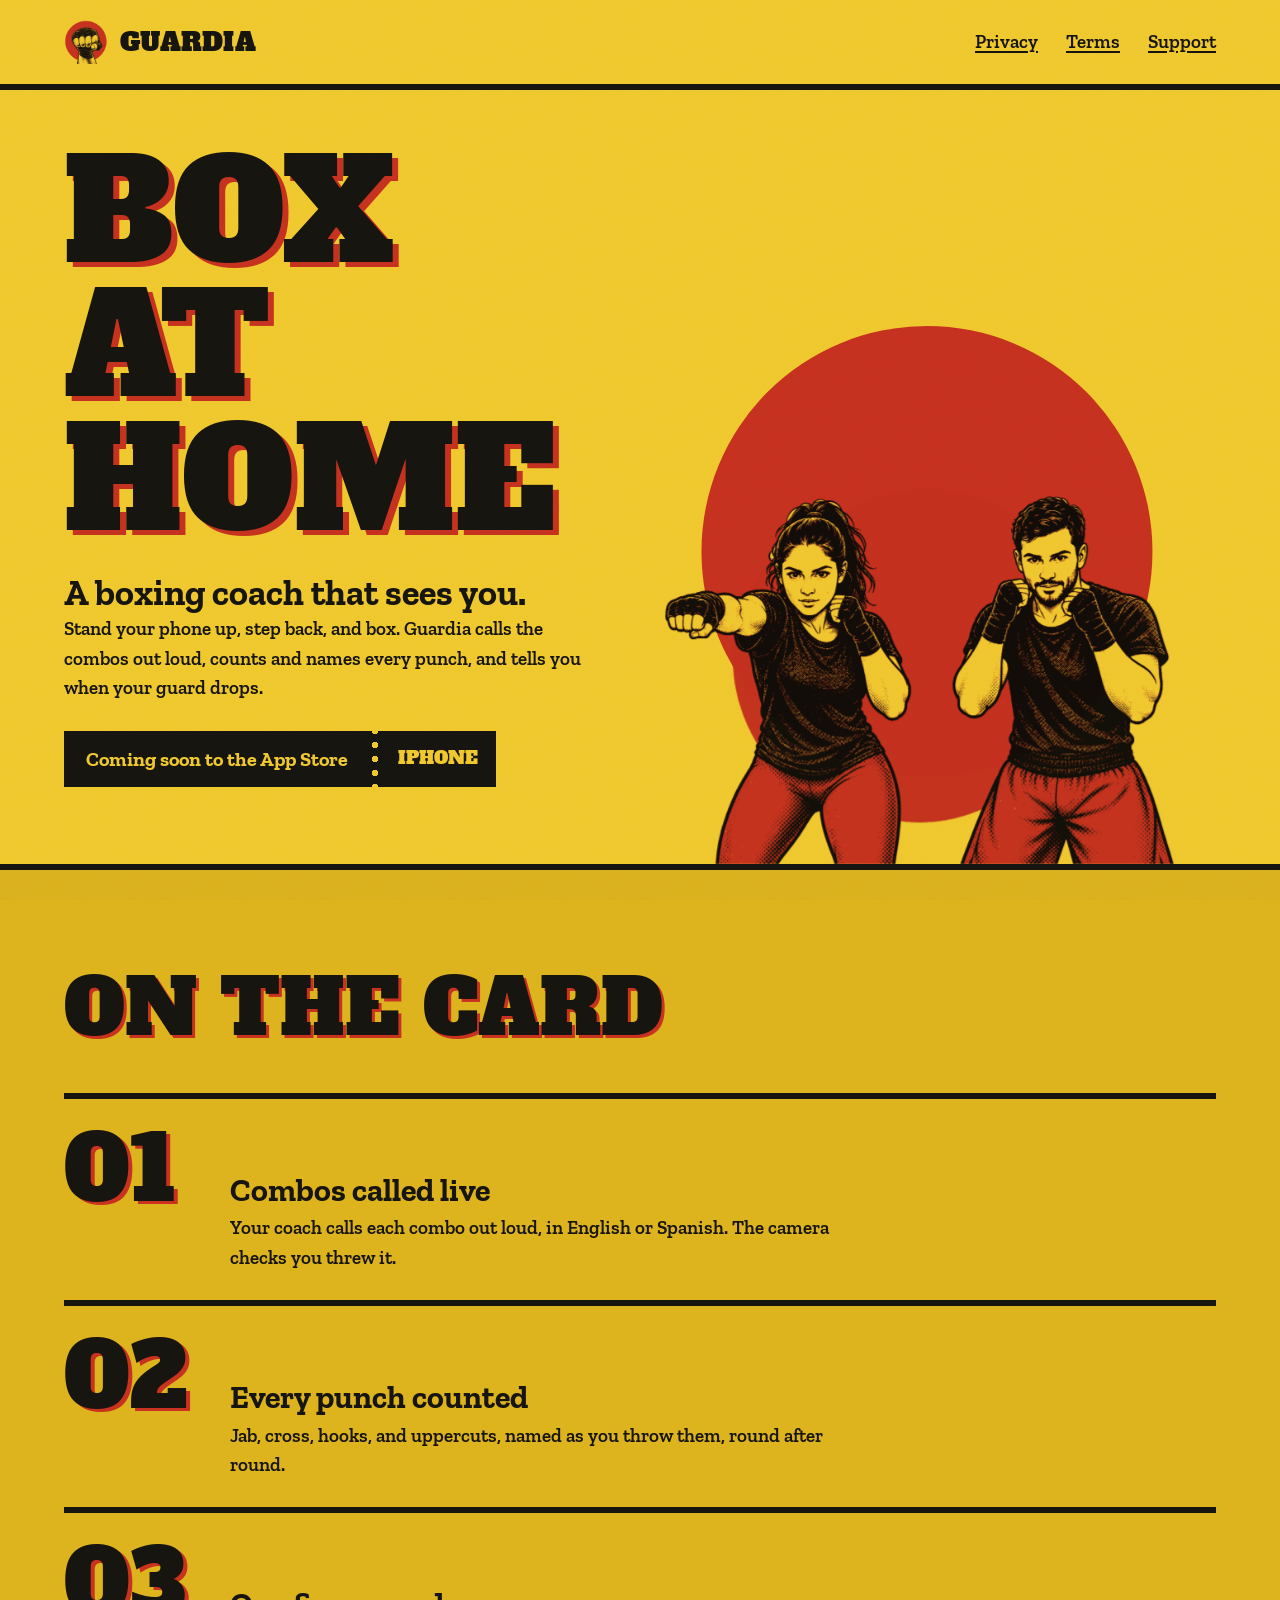
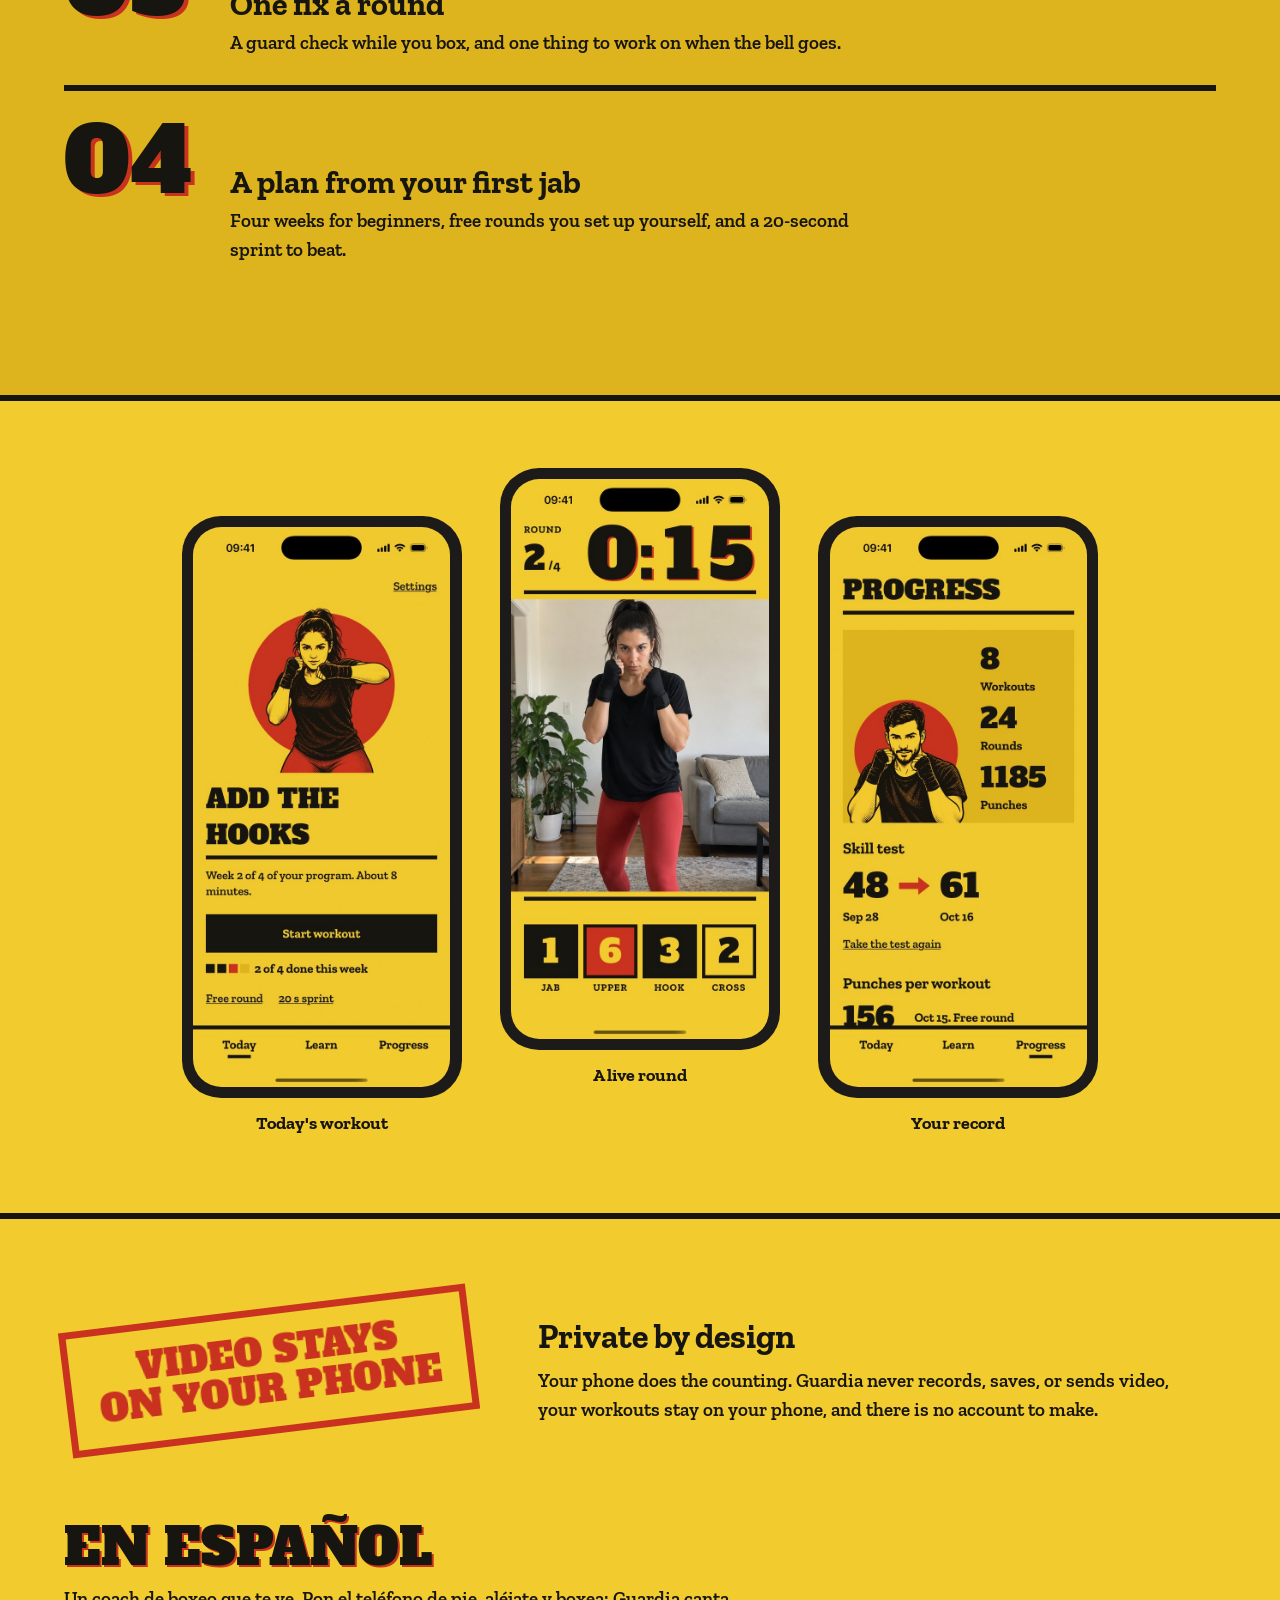
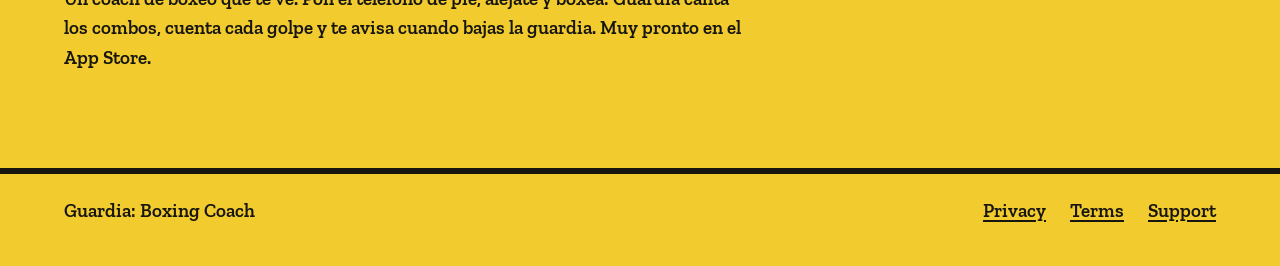
<file: index.html>
<!doctype html>
<html lang="en">
<head>
<meta charset="utf-8">
<meta name="viewport" content="width=device-width, initial-scale=1">
<title>Guardia: Boxing Coach</title>
<meta name="description" content="A boxing coach that sees you. Box at home: Guardia calls the combos, counts every punch, and checks your guard.">
<meta property="og:title" content="Guardia: Boxing Coach">
<meta property="og:description" content="A boxing coach that sees you. Box at home with live combo calls and every punch counted.">
<meta property="og:image" content="https://andyluak.github.io/guardia-site/assets/boxers.png">
<link rel="icon" href="assets/icon.png">
<link rel="apple-touch-icon" href="assets/icon.png">
<link rel="preconnect" href="https://fonts.googleapis.com">
<link rel="preconnect" href="https://fonts.gstatic.com" crossorigin>
<link rel="stylesheet" href="https://fonts.googleapis.com/css2?family=Alfa+Slab+One&family=Zilla+Slab:wght@600;700&display=swap">
<link rel="stylesheet" href="assets/site.css">
</head>
<body>
<header class="masthead">
  <a class="mark" href="./"><img src="assets/icon.png" alt=""><span>Guardia</span></a>
  <nav><a href="privacy.html">Privacy</a><a href="terms.html">Terms</a><a href="support.html">Support</a></nav>
</header>
<hr class="rule">

<main>
  <section class="hero">
    <div class="hero-words">
      <h1 class="wood">Box at home</h1>
      <p class="lede">A boxing coach that sees you.</p>
      <p>Stand your phone up, step back, and box. Guardia calls the combos out loud, counts and names every punch, and tells you when your guard drops.</p>
      <div class="ticket" role="note"><b>Coming soon to the App Store</b><i aria-hidden="true"></i><em>iPhone</em></div>
    </div>
    <div class="hero-art">
      <img src="assets/boxers.png" width="1400" height="933" alt="Two boxers, a woman and a man, training at home under a red sun">
    </div>
  </section>
  <hr class="rule">

  <section class="card" aria-labelledby="card-title">
    <h2 id="card-title" class="wood">On the card</h2>
    <ol class="bouts">
      <li><span class="num wood">01</span><div><h3>Combos called live</h3><p>Your coach calls each combo out loud, in English or Spanish. The camera checks you threw it.</p></div></li>
      <li><span class="num wood">02</span><div><h3>Every punch counted</h3><p>Jab, cross, hooks, and uppercuts, named as you throw them, round after round.</p></div></li>
      <li><span class="num wood">03</span><div><h3>One fix a round</h3><p>A guard check while you box, and one thing to work on when the bell goes.</p></div></li>
      <li><span class="num wood">04</span><div><h3>A plan from your first jab</h3><p>Four weeks for beginners, free rounds you set up yourself, and a 20-second sprint to beat.</p></div></li>
    </ol>
  </section>
  <hr class="rule">

  <section class="screens" aria-label="Screens from the app">
    <figure><div class="phone"><img src="assets/screen-today.jpg" width="600" height="1304" alt="Today: the workout of the day, Add the hooks" loading="lazy"></div><figcaption>Today's workout</figcaption></figure>
    <figure><div class="phone"><img src="assets/screen-combo.jpg" width="600" height="1304" alt="A live round: the clock, the camera, and the combo 1 6 3 2" loading="lazy"></div><figcaption>A live round</figcaption></figure>
    <figure><div class="phone"><img src="assets/screen-progress.jpg" width="600" height="1304" alt="Progress: workouts, rounds, punches, and the skill test" loading="lazy"></div><figcaption>Your record</figcaption></figure>
  </section>
  <hr class="rule">

  <section class="private">
    <div class="stamp" aria-hidden="true">Video stays<br>on your phone</div>
    <div>
      <h2>Private by design</h2>
      <p>Your phone does the counting. Guardia never records, saves, or sends video, your workouts stay on your phone, and there is no account to make.</p>
    </div>
  </section>

  <section class="espanol" lang="es">
    <h2 class="wood">En español</h2>
    <p>Un coach de boxeo que te ve. Pon el teléfono de pie, aléjate y boxea: Guardia canta los combos, cuenta cada golpe y te avisa cuando bajas la guardia. Muy pronto en el App Store.</p>
  </section>
</main>

<hr class="rule">
<footer class="footer">
  <span>Guardia: Boxing Coach</span>
  <nav><a href="privacy.html">Privacy</a><a href="terms.html">Terms</a><a href="support.html">Support</a></nav>
</footer>

<script>
  // The privacy stamp lands when it scrolls into view.
  const stamp = document.querySelector('.stamp');
  new IntersectionObserver(([entry], observer) => {
    if (!entry.isIntersecting) return;
    stamp.classList.add('in');
    observer.disconnect();
  }, { threshold: 0.6 }).observe(stamp);
</script>
</body>
</html>
</file>
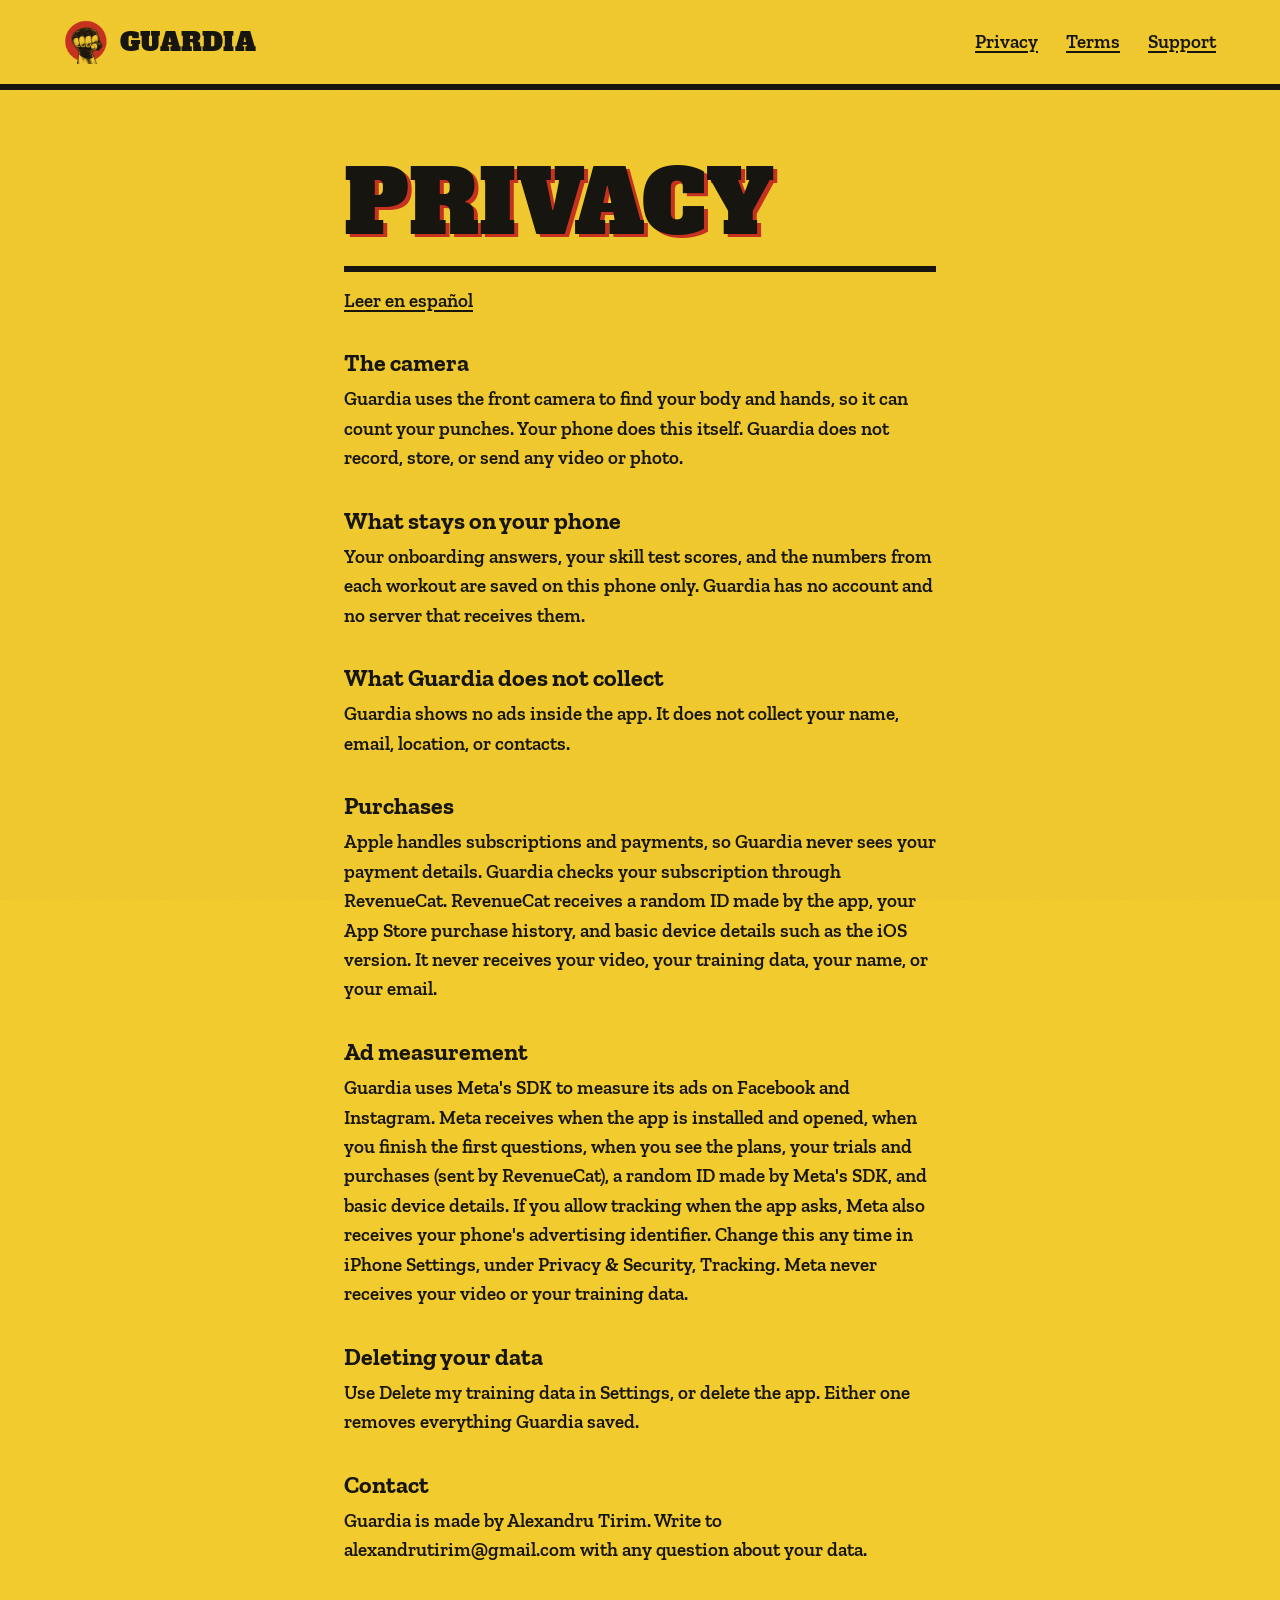
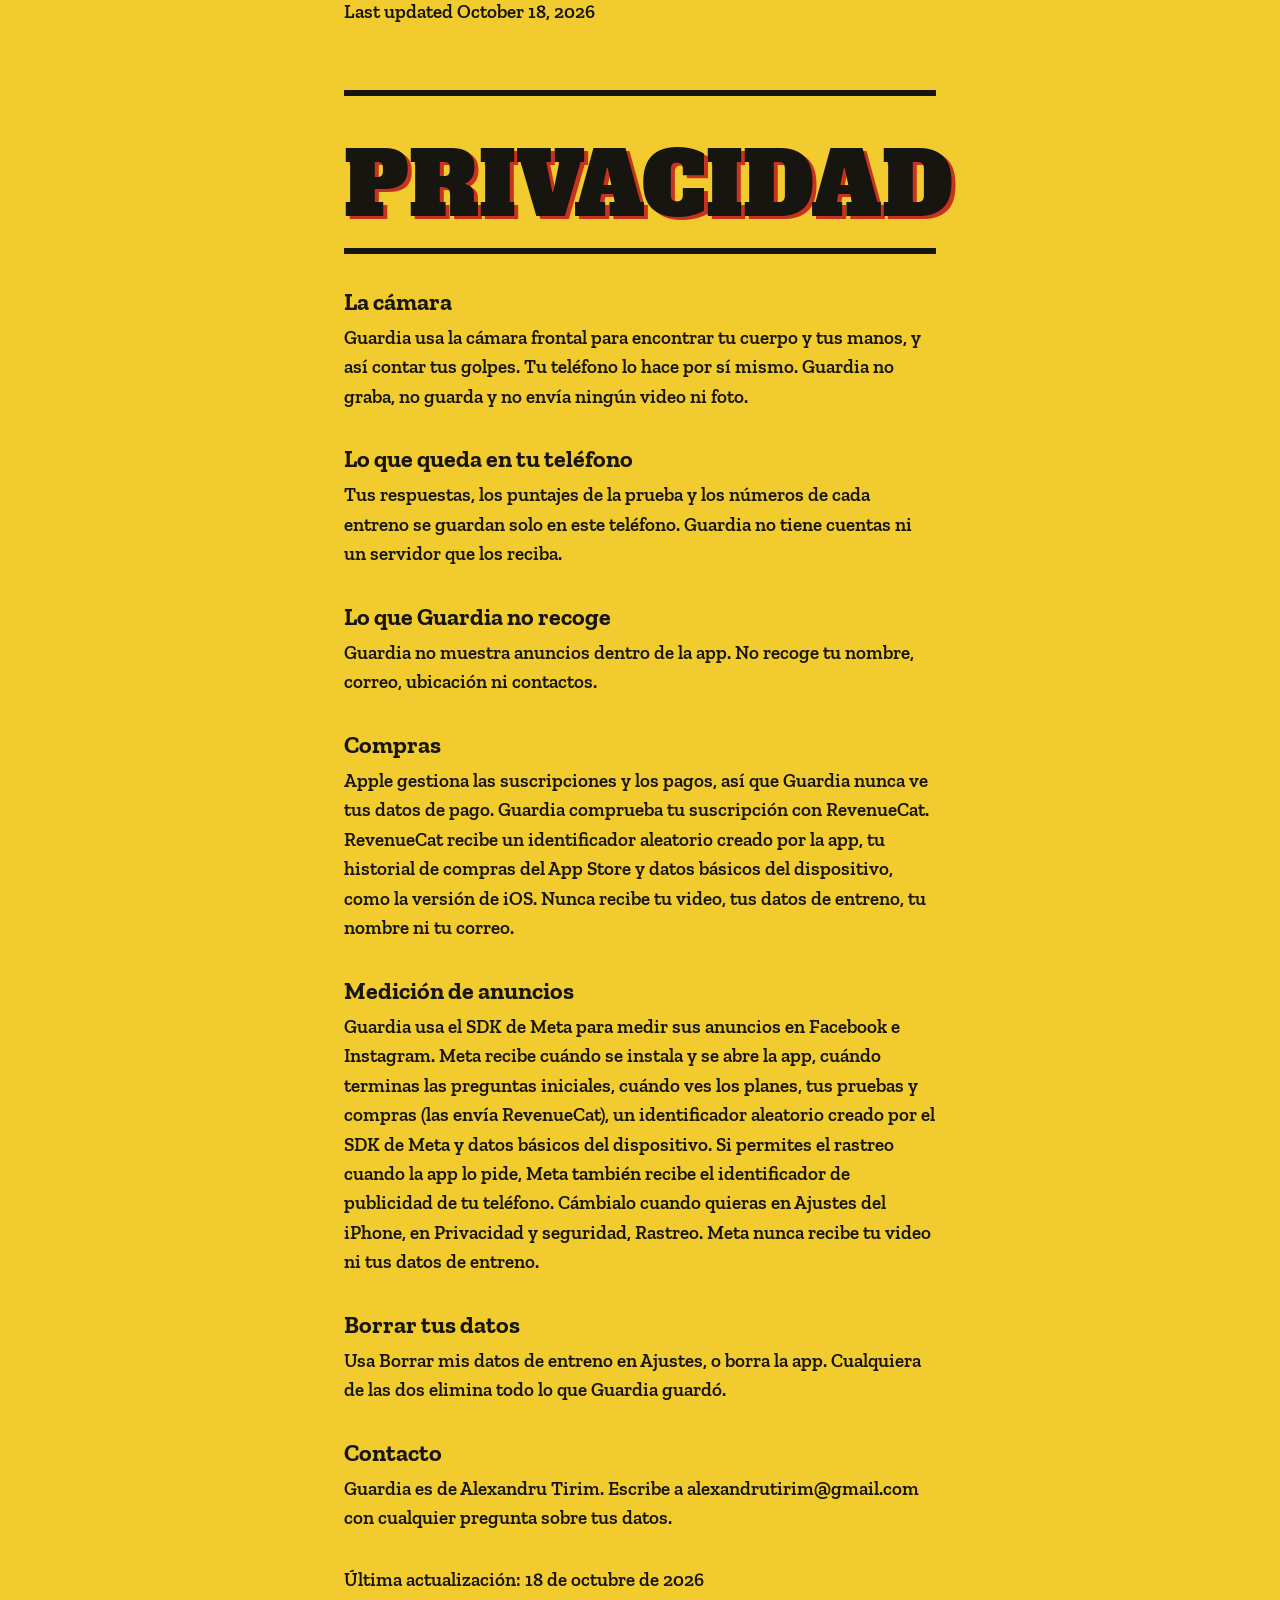
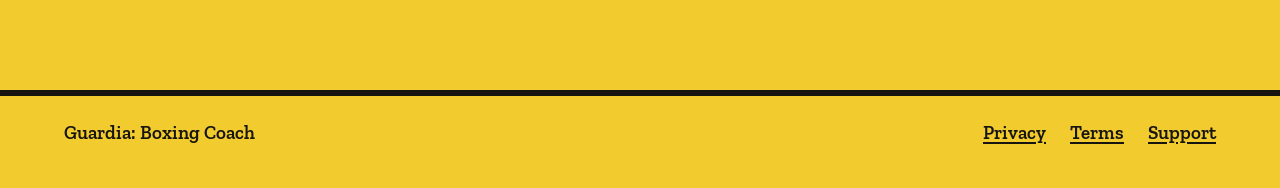
<file: privacy.html>
<!doctype html>
<html lang="en">
<head>
<meta charset="utf-8">
<meta name="viewport" content="width=device-width, initial-scale=1">
<title>Guardia · Privacy</title>
<link rel="icon" href="assets/icon.png">
<link rel="preconnect" href="https://fonts.googleapis.com">
<link rel="preconnect" href="https://fonts.gstatic.com" crossorigin>
<link rel="stylesheet" href="https://fonts.googleapis.com/css2?family=Alfa+Slab+One&family=Zilla+Slab:wght@600;700&display=swap">
<link rel="stylesheet" href="assets/site.css">
</head>
<body>
<header class="masthead">
  <a class="mark" href="./"><img src="assets/icon.png" alt=""><span>Guardia</span></a>
  <nav><a href="privacy.html">Privacy</a><a href="terms.html">Terms</a><a href="support.html">Support</a></nav>
</header>
<hr class="rule">
<main class="doc">
<h1 class="wood">Privacy</h1>
<hr class="rule">
<p class="to-es"><a href="#es" lang="es">Leer en español</a></p>
<h2>The camera</h2>
<p>Guardia uses the front camera to find your body and hands, so it can count your punches. Your phone does this itself. Guardia does not record, store, or send any video or photo.</p>
<h2>What stays on your phone</h2>
<p>Your onboarding answers, your skill test scores, and the numbers from each workout are saved on this phone only. Guardia has no account and no server that receives them.</p>
<h2>What Guardia does not collect</h2>
<p>Guardia shows no ads inside the app. It does not collect your name, email, location, or contacts.</p>
<h2>Purchases</h2>
<p>Apple handles subscriptions and payments, so Guardia never sees your payment details. Guardia checks your subscription through RevenueCat. RevenueCat receives a random ID made by the app, your App Store purchase history, and basic device details such as the iOS version. It never receives your video, your training data, your name, or your email.</p>
<h2>Ad measurement</h2>
<p>Guardia uses Meta's SDK to measure its ads on Facebook and Instagram. Meta receives when the app is installed and opened, when you finish the first questions, when you see the plans, your trials and purchases (sent by RevenueCat), a random ID made by Meta's SDK, and basic device details. If you allow tracking when the app asks, Meta also receives your phone's advertising identifier. Change this any time in iPhone Settings, under Privacy &amp; Security, Tracking. Meta never receives your video or your training data.</p>
<h2>Deleting your data</h2>
<p>Use Delete my training data in Settings, or delete the app. Either one removes everything Guardia saved.</p>
<h2>Contact</h2>
<p>Guardia is made by Alexandru Tirim. Write to alexandrutirim@gmail.com with any question about your data.</p>
<p class="updated">Last updated October 18, 2026</p>
<section id="es" class="lang" lang="es">
<h1 class="wood">Privacidad</h1>
<hr class="rule">
<h2>La cámara</h2>
<p>Guardia usa la cámara frontal para encontrar tu cuerpo y tus manos, y así contar tus golpes. Tu teléfono lo hace por sí mismo. Guardia no graba, no guarda y no envía ningún video ni foto.</p>
<h2>Lo que queda en tu teléfono</h2>
<p>Tus respuestas, los puntajes de la prueba y los números de cada entreno se guardan solo en este teléfono. Guardia no tiene cuentas ni un servidor que los reciba.</p>
<h2>Lo que Guardia no recoge</h2>
<p>Guardia no muestra anuncios dentro de la app. No recoge tu nombre, correo, ubicación ni contactos.</p>
<h2>Compras</h2>
<p>Apple gestiona las suscripciones y los pagos, así que Guardia nunca ve tus datos de pago. Guardia comprueba tu suscripción con RevenueCat. RevenueCat recibe un identificador aleatorio creado por la app, tu historial de compras del App Store y datos básicos del dispositivo, como la versión de iOS. Nunca recibe tu video, tus datos de entreno, tu nombre ni tu correo.</p>
<h2>Medición de anuncios</h2>
<p>Guardia usa el SDK de Meta para medir sus anuncios en Facebook e Instagram. Meta recibe cuándo se instala y se abre la app, cuándo terminas las preguntas iniciales, cuándo ves los planes, tus pruebas y compras (las envía RevenueCat), un identificador aleatorio creado por el SDK de Meta y datos básicos del dispositivo. Si permites el rastreo cuando la app lo pide, Meta también recibe el identificador de publicidad de tu teléfono. Cámbialo cuando quieras en Ajustes del iPhone, en Privacidad y seguridad, Rastreo. Meta nunca recibe tu video ni tus datos de entreno.</p>
<h2>Borrar tus datos</h2>
<p>Usa Borrar mis datos de entreno en Ajustes, o borra la app. Cualquiera de las dos elimina todo lo que Guardia guardó.</p>
<h2>Contacto</h2>
<p>Guardia es de Alexandru Tirim. Escribe a alexandrutirim@gmail.com con cualquier pregunta sobre tus datos.</p>
<p class="updated">Última actualización: 18 de octubre de 2026</p>
</section>
</main>
<hr class="rule">
<footer class="footer">
  <span>Guardia: Boxing Coach</span>
  <nav><a href="privacy.html">Privacy</a><a href="terms.html">Terms</a><a href="support.html">Support</a></nav>
</footer>
</body>
</html>
</file>
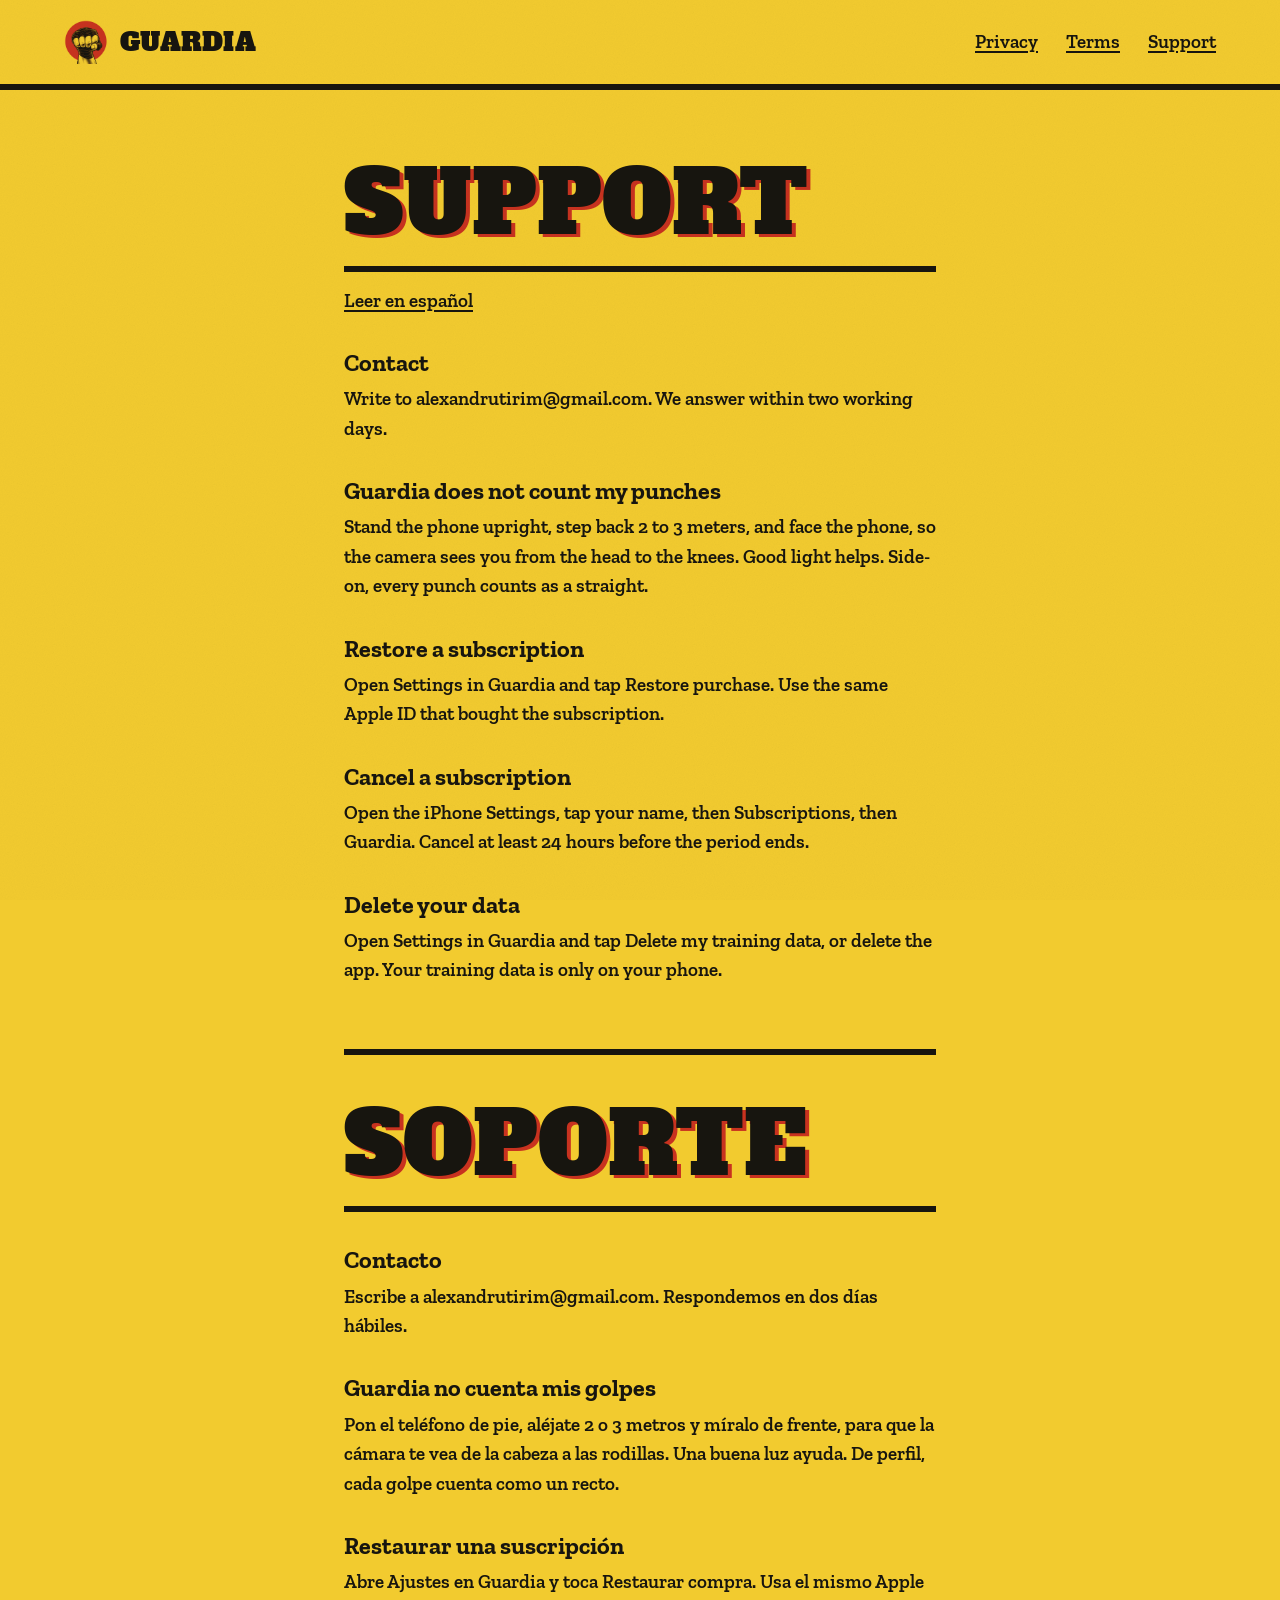
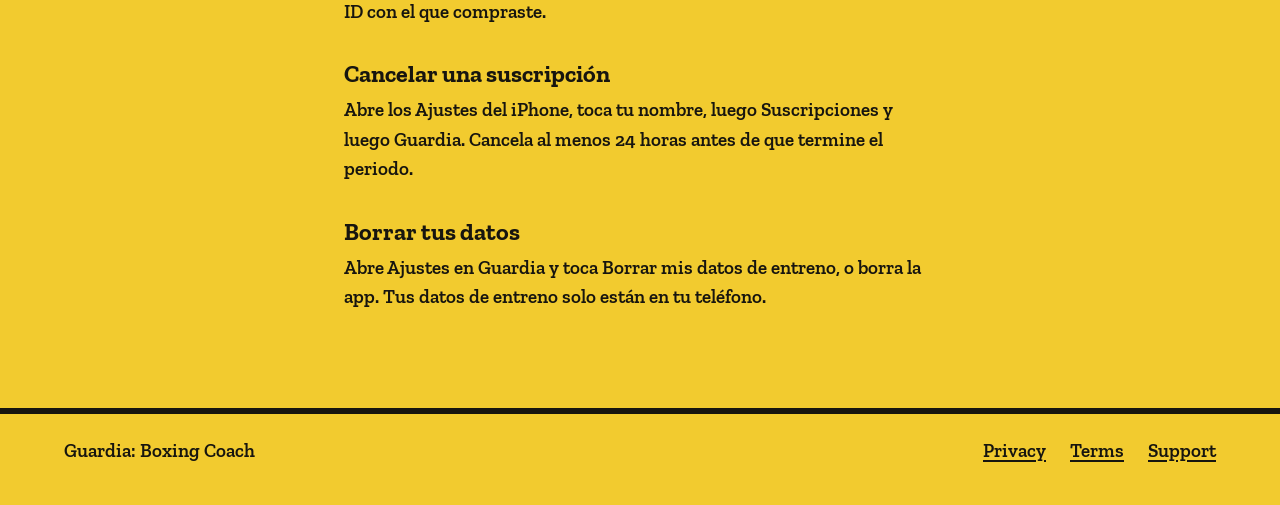
<file: support.html>
<!doctype html>
<html lang="en">
<head>
<meta charset="utf-8">
<meta name="viewport" content="width=device-width, initial-scale=1">
<title>Guardia · Support</title>
<link rel="icon" href="assets/icon.png">
<link rel="preconnect" href="https://fonts.googleapis.com">
<link rel="preconnect" href="https://fonts.gstatic.com" crossorigin>
<link rel="stylesheet" href="https://fonts.googleapis.com/css2?family=Alfa+Slab+One&family=Zilla+Slab:wght@600;700&display=swap">
<link rel="stylesheet" href="assets/site.css">
</head>
<body>
<header class="masthead">
  <a class="mark" href="./"><img src="assets/icon.png" alt=""><span>Guardia</span></a>
  <nav><a href="privacy.html">Privacy</a><a href="terms.html">Terms</a><a href="support.html">Support</a></nav>
</header>
<hr class="rule">
<main class="doc">
<h1 class="wood">Support</h1>
<hr class="rule">
<p class="to-es"><a href="#es" lang="es">Leer en español</a></p>
<h2>Contact</h2>
<p>Write to alexandrutirim@gmail.com. We answer within two working days.</p>
<h2>Guardia does not count my punches</h2>
<p>Stand the phone upright, step back 2 to 3 meters, and face the phone, so the camera sees you from the head to the knees. Good light helps. Side-on, every punch counts as a straight.</p>
<h2>Restore a subscription</h2>
<p>Open Settings in Guardia and tap Restore purchase. Use the same Apple ID that bought the subscription.</p>
<h2>Cancel a subscription</h2>
<p>Open the iPhone Settings, tap your name, then Subscriptions, then Guardia. Cancel at least 24 hours before the period ends.</p>
<h2>Delete your data</h2>
<p>Open Settings in Guardia and tap Delete my training data, or delete the app. Your training data is only on your phone.</p>

<section id="es" class="lang" lang="es">
<h1 class="wood">Soporte</h1>
<hr class="rule">
<h2>Contacto</h2>
<p>Escribe a alexandrutirim@gmail.com. Respondemos en dos días hábiles.</p>
<h2>Guardia no cuenta mis golpes</h2>
<p>Pon el teléfono de pie, aléjate 2 o 3 metros y míralo de frente, para que la cámara te vea de la cabeza a las rodillas. Una buena luz ayuda. De perfil, cada golpe cuenta como un recto.</p>
<h2>Restaurar una suscripción</h2>
<p>Abre Ajustes en Guardia y toca Restaurar compra. Usa el mismo Apple ID con el que compraste.</p>
<h2>Cancelar una suscripción</h2>
<p>Abre los Ajustes del iPhone, toca tu nombre, luego Suscripciones y luego Guardia. Cancela al menos 24 horas antes de que termine el periodo.</p>
<h2>Borrar tus datos</h2>
<p>Abre Ajustes en Guardia y toca Borrar mis datos de entreno, o borra la app. Tus datos de entreno solo están en tu teléfono.</p>

</section>
</main>
<hr class="rule">
<footer class="footer">
  <span>Guardia: Boxing Coach</span>
  <nav><a href="privacy.html">Privacy</a><a href="terms.html">Terms</a><a href="support.html">Support</a></nav>
</footer>
</body>
</html>
</file>
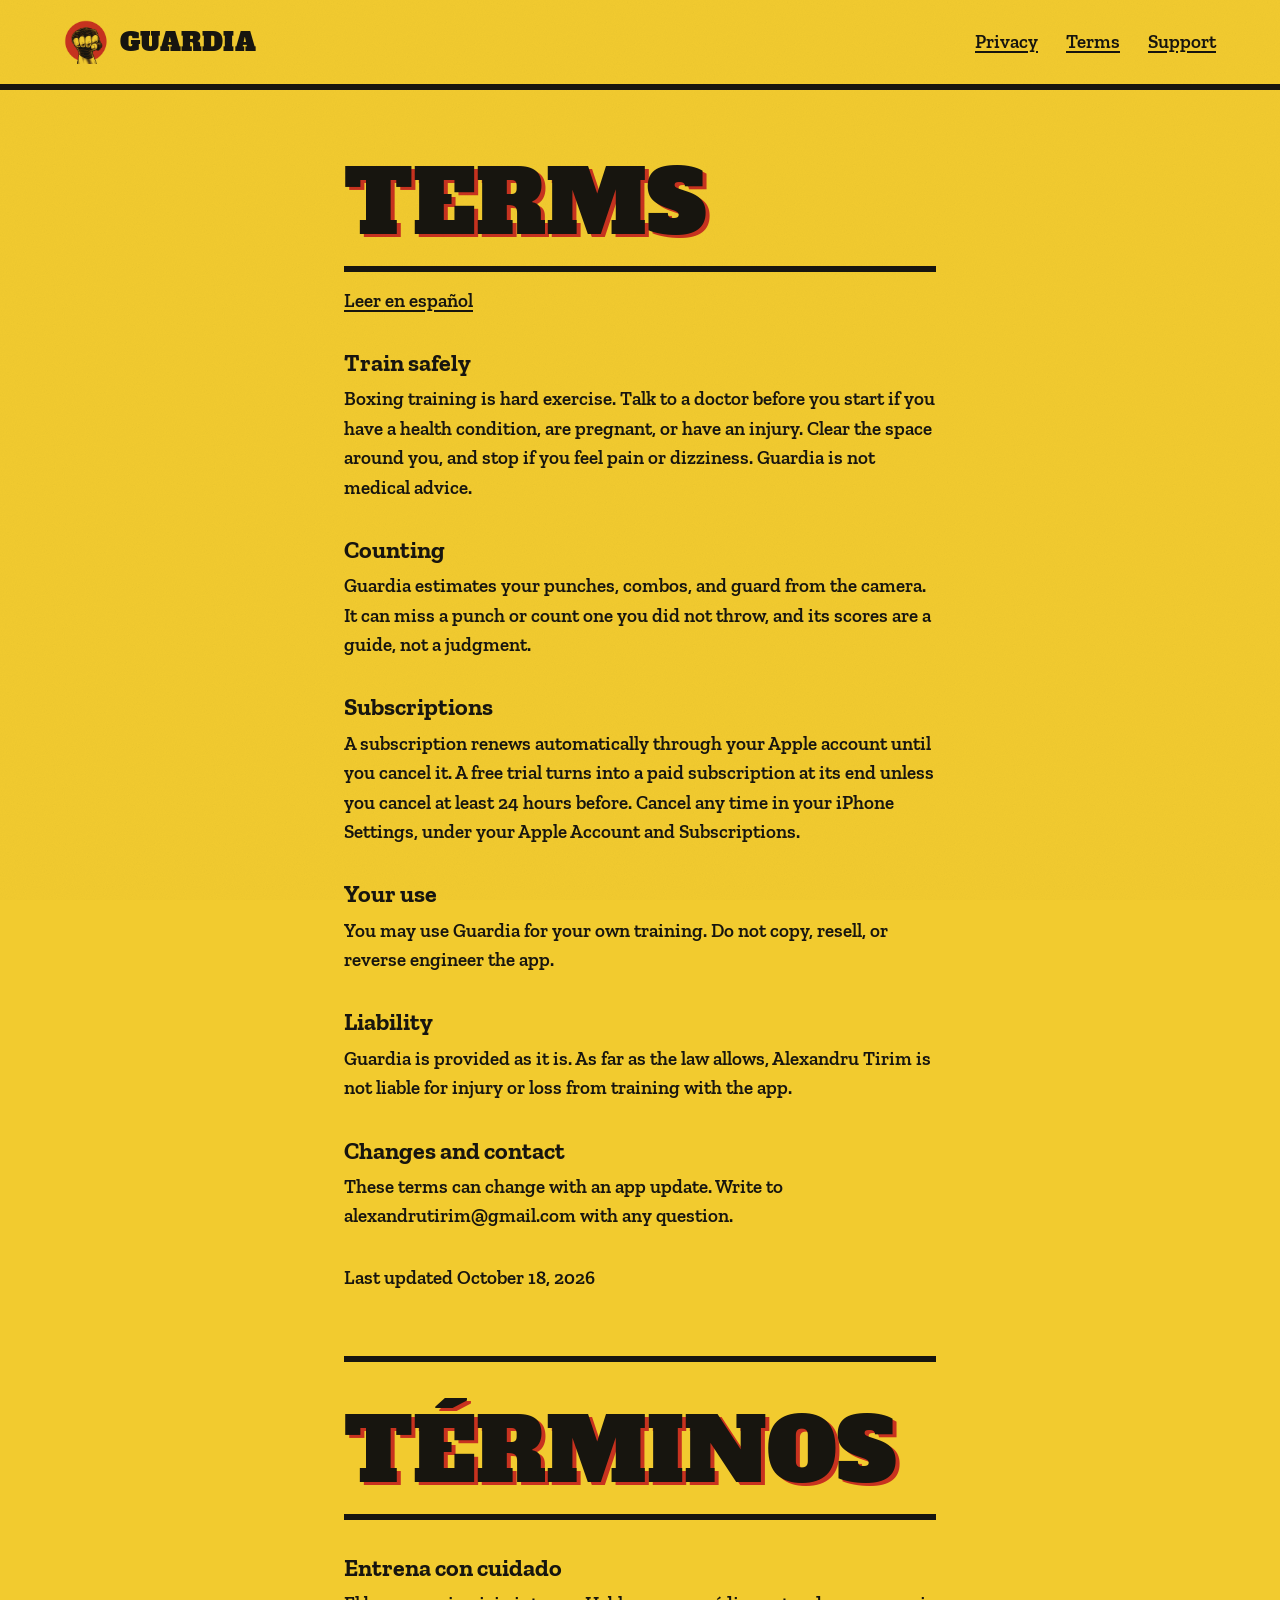
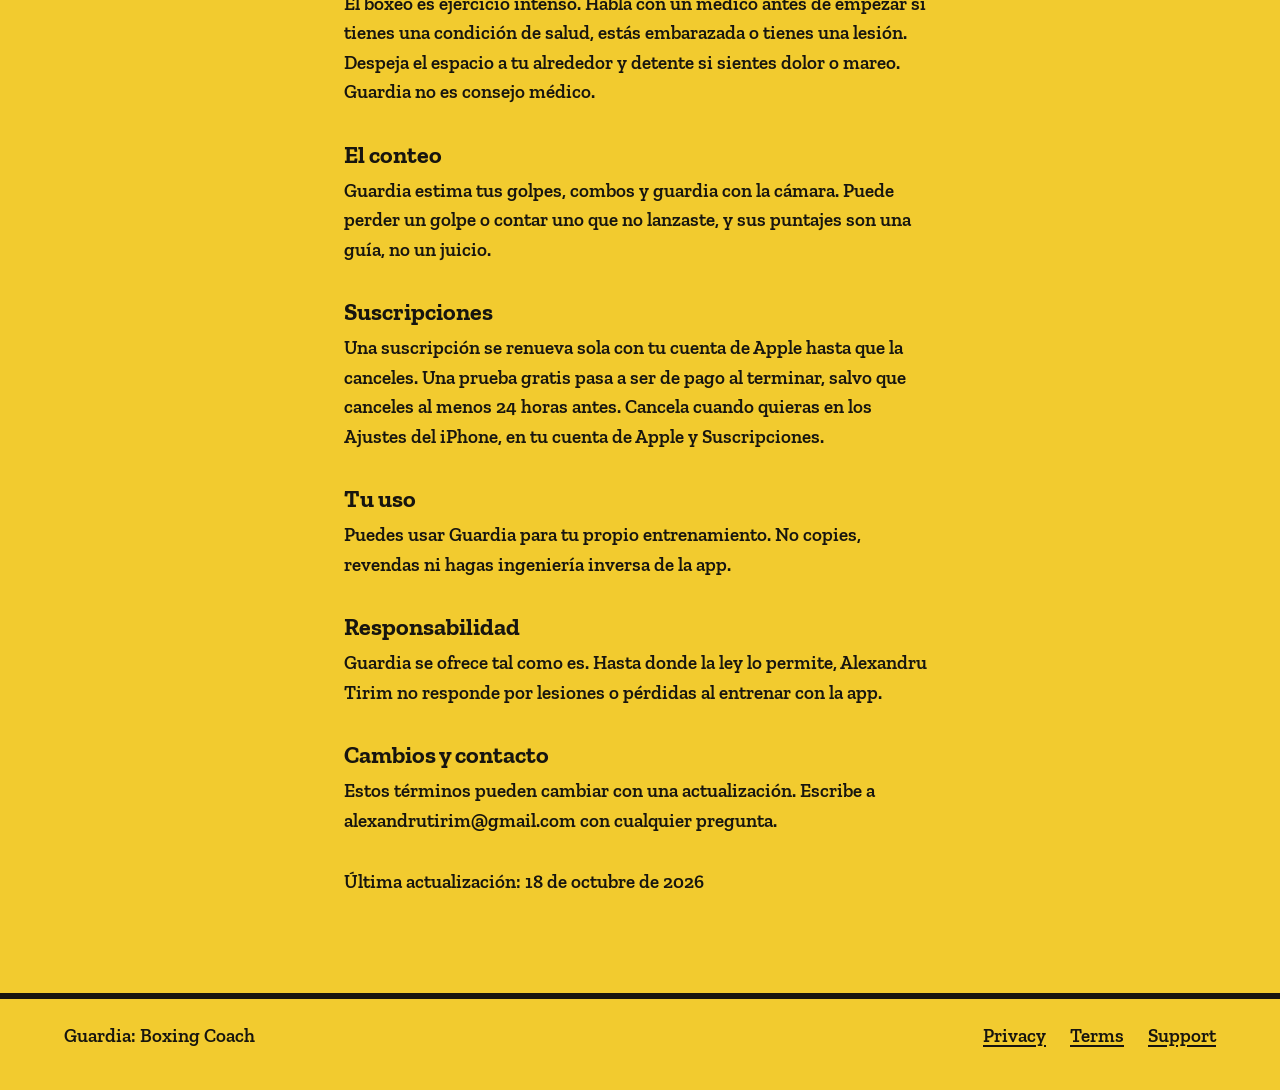
<file: terms.html>
<!doctype html>
<html lang="en">
<head>
<meta charset="utf-8">
<meta name="viewport" content="width=device-width, initial-scale=1">
<title>Guardia · Terms</title>
<link rel="icon" href="assets/icon.png">
<link rel="preconnect" href="https://fonts.googleapis.com">
<link rel="preconnect" href="https://fonts.gstatic.com" crossorigin>
<link rel="stylesheet" href="https://fonts.googleapis.com/css2?family=Alfa+Slab+One&family=Zilla+Slab:wght@600;700&display=swap">
<link rel="stylesheet" href="assets/site.css">
</head>
<body>
<header class="masthead">
  <a class="mark" href="./"><img src="assets/icon.png" alt=""><span>Guardia</span></a>
  <nav><a href="privacy.html">Privacy</a><a href="terms.html">Terms</a><a href="support.html">Support</a></nav>
</header>
<hr class="rule">
<main class="doc">
<h1 class="wood">Terms</h1>
<hr class="rule">
<p class="to-es"><a href="#es" lang="es">Leer en español</a></p>
<h2>Train safely</h2>
<p>Boxing training is hard exercise. Talk to a doctor before you start if you have a health condition, are pregnant, or have an injury. Clear the space around you, and stop if you feel pain or dizziness. Guardia is not medical advice.</p>
<h2>Counting</h2>
<p>Guardia estimates your punches, combos, and guard from the camera. It can miss a punch or count one you did not throw, and its scores are a guide, not a judgment.</p>
<h2>Subscriptions</h2>
<p>A subscription renews automatically through your Apple account until you cancel it. A free trial turns into a paid subscription at its end unless you cancel at least 24 hours before. Cancel any time in your iPhone Settings, under your Apple Account and Subscriptions.</p>
<h2>Your use</h2>
<p>You may use Guardia for your own training. Do not copy, resell, or reverse engineer the app.</p>
<h2>Liability</h2>
<p>Guardia is provided as it is. As far as the law allows, Alexandru Tirim is not liable for injury or loss from training with the app.</p>
<h2>Changes and contact</h2>
<p>These terms can change with an app update. Write to alexandrutirim@gmail.com with any question.</p>
<p class="updated">Last updated October 18, 2026</p>
<section id="es" class="lang" lang="es">
<h1 class="wood">Términos</h1>
<hr class="rule">
<h2>Entrena con cuidado</h2>
<p>El boxeo es ejercicio intenso. Habla con un médico antes de empezar si tienes una condición de salud, estás embarazada o tienes una lesión. Despeja el espacio a tu alrededor y detente si sientes dolor o mareo. Guardia no es consejo médico.</p>
<h2>El conteo</h2>
<p>Guardia estima tus golpes, combos y guardia con la cámara. Puede perder un golpe o contar uno que no lanzaste, y sus puntajes son una guía, no un juicio.</p>
<h2>Suscripciones</h2>
<p>Una suscripción se renueva sola con tu cuenta de Apple hasta que la canceles. Una prueba gratis pasa a ser de pago al terminar, salvo que canceles al menos 24 horas antes. Cancela cuando quieras en los Ajustes del iPhone, en tu cuenta de Apple y Suscripciones.</p>
<h2>Tu uso</h2>
<p>Puedes usar Guardia para tu propio entrenamiento. No copies, revendas ni hagas ingeniería inversa de la app.</p>
<h2>Responsabilidad</h2>
<p>Guardia se ofrece tal como es. Hasta donde la ley lo permite, Alexandru Tirim no responde por lesiones o pérdidas al entrenar con la app.</p>
<h2>Cambios y contacto</h2>
<p>Estos términos pueden cambiar con una actualización. Escribe a alexandrutirim@gmail.com con cualquier pregunta.</p>
<p class="updated">Última actualización: 18 de octubre de 2026</p>
</section>
</main>
<hr class="rule">
<footer class="footer">
  <span>Guardia: Boxing Coach</span>
  <nav><a href="privacy.html">Privacy</a><a href="terms.html">Terms</a><a href="support.html">Support</a></nav>
</footer>
</body>
</html>
</file>
<file: assets/site.css>
/* Guardia's website: a two-color fight poster on yellow stock, like the app. Black ink, one red
   printed slightly off register, wood type for headlines, slab serif for reading. */
:root {
  --stock: #f2cb2f;
  --plate: #ddb31e;
  --ink: #17150f;
  --red: #c8321f;
  --wood: 'Alfa Slab One', Georgia, serif;
  --slab: 'Zilla Slab', Georgia, serif;
  --gutter: clamp(20px, 5vw, 64px);
}

* { box-sizing: border-box; }

html { background: var(--stock); }

body {
  margin: 0;
  color: var(--ink);
  font: 600 19px/1.55 var(--slab);
  -webkit-font-smoothing: antialiased;
}

/* Faint paper fibre over everything, as on the illustrations. */
body::after {
  content: '';
  position: fixed;
  inset: 0;
  pointer-events: none;
  opacity: 0.08;
  mix-blend-mode: multiply;
  background-image: url("data:image/svg+xml,%3Csvg xmlns='http://www.w3.org/2000/svg' width='160' height='160'%3E%3Cfilter id='n'%3E%3CfeTurbulence type='fractalNoise' baseFrequency='0.9' numOctaves='3' stitchTiles='stitch'/%3E%3CfeColorMatrix type='saturate' values='0'/%3E%3C/filter%3E%3Crect width='100%25' height='100%25' filter='url(%23n)'/%3E%3C/svg%3E");
}

a { color: var(--ink); text-decoration-thickness: 2px; text-underline-offset: 3px; }
a:hover { color: var(--red); }
:focus-visible { outline: 4px solid var(--red); outline-offset: 3px; }

/* The masthead: the mark on the left, the pages on the right. */
.masthead {
  display: flex;
  align-items: center;
  justify-content: space-between;
  gap: 16px;
  padding: 20px var(--gutter);
}
.mark { display: flex; align-items: center; gap: 12px; text-decoration: none; }
.mark img { width: 44px; height: 44px; border-radius: 10px; }
.mark span { font: 26px/1 var(--wood); text-transform: uppercase; letter-spacing: 0.01em; }
.masthead nav { display: flex; gap: clamp(14px, 3vw, 28px); flex-wrap: wrap; }

.rule { height: 6px; background: var(--ink); border: 0; margin: 0; }

/* Big wood type with the red copy a little off register behind it. */
.wood {
  font-family: var(--wood);
  font-weight: 400;
  text-transform: uppercase;
  line-height: 0.95;
  text-shadow: 0.045em 0.035em 0 var(--red);
}

/* ---------- Home ---------- */

.hero {
  display: grid;
  grid-template-columns: minmax(0, 1fr) minmax(0, 1.1fr);
  align-items: end;
  gap: clamp(16px, 4vw, 48px);
  padding: clamp(24px, 5vw, 56px) var(--gutter) 0;
  overflow: hidden;
}
.hero-words { padding-bottom: clamp(32px, 6vw, 80px); }
.hero h1 { font-size: clamp(64px, 11vw, 168px); margin: 0 0 24px; }
.lede { font: 700 clamp(26px, 3vw, 36px)/1.2 var(--slab); margin: 0 0 14px; }
.hero p { max-width: 30em; margin: 0; }

.hero-art { position: relative; align-self: stretch; display: flex; align-items: flex-end; justify-content: center; }
.hero-art::before {
  content: '';
  position: absolute;
  width: 78%;
  aspect-ratio: 1;
  border-radius: 50%;
  background: var(--red);
  left: 50%;
  bottom: 12%;
  transform: translateX(-50%);
}
.hero-art img { position: relative; width: 100%; height: auto; display: block; }

/* A fight ticket: the offer on the body, a row of punched holes, and the stub. */
.ticket {
  display: inline-flex;
  align-items: stretch;
  margin-top: 28px;
  background: var(--ink);
  color: var(--stock);
}
.ticket b { padding: 16px 22px; font: 700 20px/1.2 var(--slab); }
.ticket i {
  width: 10px;
  background: radial-gradient(circle, var(--stock) 3px, transparent 3.5px) center / 10px 14px repeat-y;
}
.ticket em { padding: 16px 18px; font: 18px/1.2 var(--wood); font-style: normal; text-transform: uppercase; color: var(--stock); }

/* The fight card: what is on tonight, one bout per row. */
.card { padding: clamp(48px, 8vw, 104px) var(--gutter); background: var(--plate); }
.card h2 { font-size: clamp(40px, 6vw, 80px); margin: 0 0 clamp(24px, 4vw, 48px); }
.bouts { list-style: none; margin: 0; padding: 0; display: grid; gap: 0; }
.bouts li {
  display: grid;
  grid-template-columns: clamp(72px, 10vw, 140px) 1fr;
  gap: clamp(16px, 3vw, 40px);
  align-items: baseline;
  padding: clamp(18px, 2.5vw, 28px) 0;
  border-top: 6px solid var(--ink);
}
.bouts .num { font-size: clamp(48px, 7vw, 96px); }
.bouts h3 { font: 700 clamp(24px, 2.6vw, 32px)/1.2 var(--slab); margin: 0 0 4px; }
.bouts p { margin: 0; max-width: 34em; }

/* The live screens, in phones, the middle one raised. */
.screens {
  display: flex;
  justify-content: center;
  align-items: flex-start;
  gap: clamp(16px, 3vw, 40px);
  padding: clamp(56px, 9vw, 120px) var(--gutter) clamp(40px, 6vw, 80px);
}
.screens figure { margin: 0; width: min(280px, 30vw); }
.screens figure:nth-child(2) { margin-top: clamp(-48px, -4vw, -24px); }
.phone { background: #1c1b1a; border-radius: 14% / 6.5%; padding: 4%; transition: transform 0.25s ease; }
.phone img { display: block; width: 100%; height: auto; border-radius: 11% / 5%; }
.screens figure:hover .phone { transform: translateY(-6px) rotate(-1deg); }
.screens figcaption { font: 700 18px/1.3 var(--slab); margin-top: 14px; text-align: center; }

/* Privacy as a rubber stamp. */
.private {
  display: grid;
  grid-template-columns: auto 1fr;
  gap: clamp(24px, 5vw, 64px);
  align-items: center;
  padding: clamp(40px, 7vw, 96px) var(--gutter);
}
.stamp {
  display: inline-block;
  padding: 18px 26px;
  border: 7px solid var(--red);
  color: var(--red);
  font: clamp(24px, 3vw, 36px)/1.05 var(--wood);
  text-transform: uppercase;
  text-align: center;
  transform: rotate(-7deg);
}
.private h2 { font: 700 clamp(26px, 3vw, 34px)/1.2 var(--slab); margin: 0 0 8px; }
.private p { margin: 0; max-width: 34em; }

.espanol { padding: 0 var(--gutter) clamp(48px, 8vw, 96px); }
.espanol h2 { font-size: clamp(32px, 4vw, 52px); margin: 0 0 12px; }
.espanol p { max-width: 36em; margin: 0; }

.footer {
  display: flex;
  justify-content: space-between;
  gap: 16px;
  flex-wrap: wrap;
  padding: 22px var(--gutter) 40px;
}
.footer nav { display: flex; gap: 24px; flex-wrap: wrap; }

/* ---------- Legal and support pages ---------- */

.doc { max-width: 720px; margin: 0 auto; padding: clamp(32px, 6vw, 72px) var(--gutter) clamp(48px, 8vw, 96px); }
.doc h1 { font-size: clamp(48px, 8vw, 88px); margin: 0 0 20px; }
.doc .rule { margin-bottom: 8px; }
.doc h2 { font: 700 24px/1.3 var(--slab); margin: 32px 0 6px; }
.doc p { margin: 0; }
.doc .updated { margin-top: 32px; }
.doc .to-es { margin-top: 14px; }
.doc .lang { margin: 64px 0 0; padding-top: 48px; border-top: 6px solid var(--ink); }

/* ---------- Motion ---------- */

@keyframes rise { from { opacity: 0; transform: translateY(24px); } to { opacity: 1; transform: none; } }
@keyframes thunk { 0% { opacity: 0; transform: rotate(-7deg) scale(1.6); } 70% { opacity: 1; transform: rotate(-7deg) scale(0.96); } 100% { opacity: 1; transform: rotate(-7deg) scale(1); } }
.hero h1 { animation: rise 0.6s ease-out both; }
.hero .lede, .hero p { animation: rise 0.6s ease-out 0.12s both; }
.ticket { animation: rise 0.6s ease-out 0.24s both; }
.hero-art img { animation: rise 0.8s ease-out 0.1s both; }
.stamp { opacity: 0; }
.stamp.in { animation: thunk 0.45s cubic-bezier(0.2, 0.9, 0.3, 1.2) both; }

@media (prefers-reduced-motion: reduce) {
  *, *::before, *::after { animation: none !important; transition: none !important; }
  .stamp { opacity: 1; }
}

/* ---------- Narrow screens ---------- */

@media (max-width: 760px) {
  .hero { grid-template-columns: 1fr; }
  .hero-words { padding-bottom: 8px; }
  /* Room above the boxers for the sun, which is wider than the art is tall. */
  .hero-art { order: 2; margin: 0 calc(var(--gutter) * -1); padding-top: 24%; }
  .screens { flex-direction: column; align-items: center; }
  .screens figure { width: min(300px, 80vw); }
  .screens figure:nth-child(2) { margin-top: 0; }
  .private { grid-template-columns: 1fr; justify-items: start; }
  /* The tilted stamp's corners reach past its box, so it sits in from the edge. */
  .stamp { margin: 16px 0 8px 14px; font-size: 24px; }
  .masthead { padding-top: 14px; padding-bottom: 14px; }
  .mark img { width: 36px; height: 36px; }
  .mark span { font-size: 20px; }
  .masthead nav { font-size: 15px; gap: 12px; flex-wrap: nowrap; }
}
</file>
